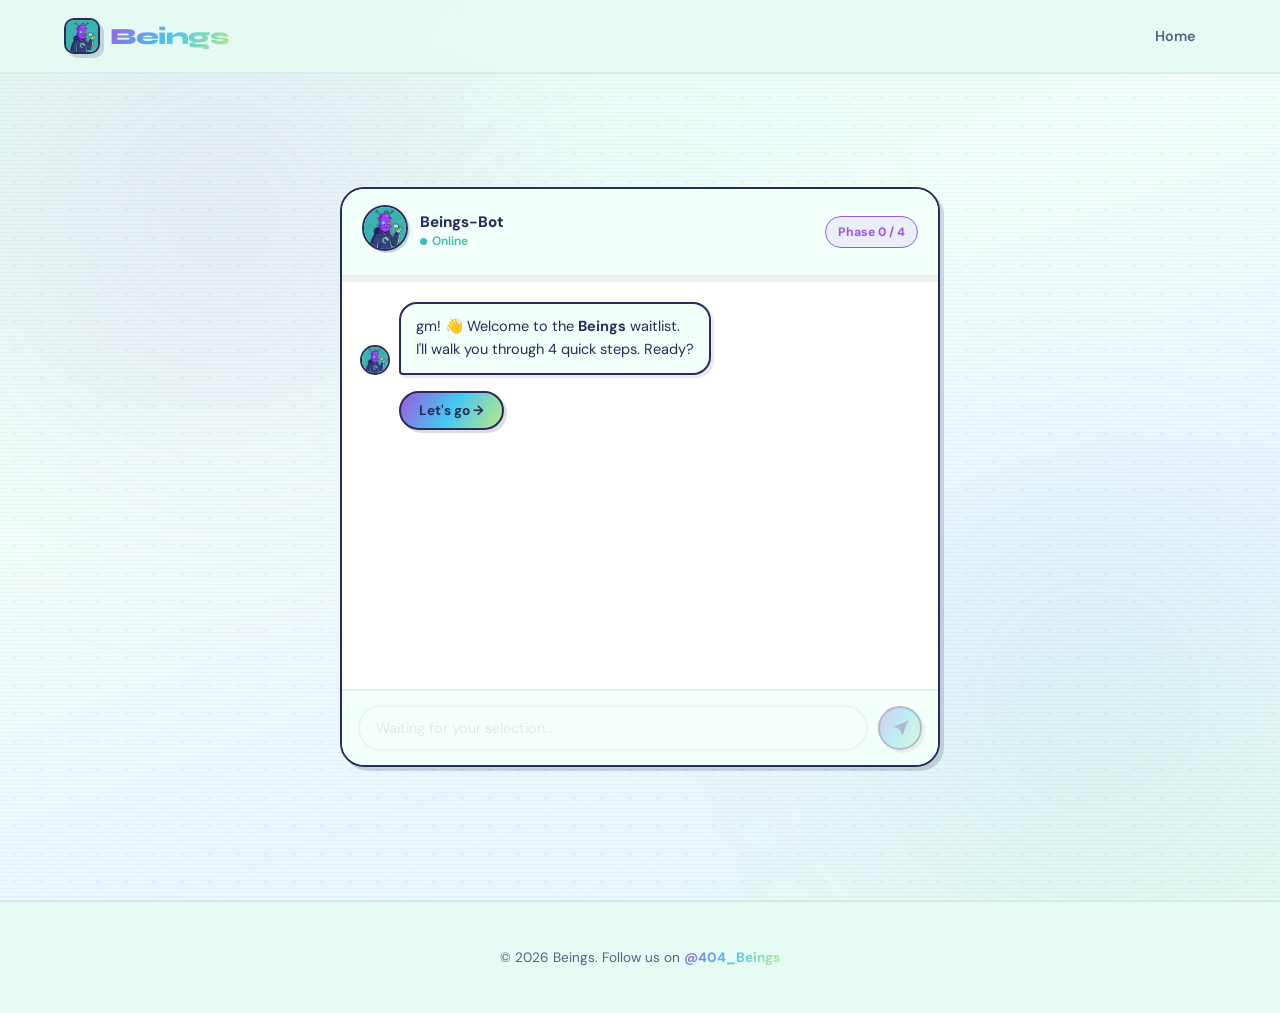
<file: waitlist.html>
<!DOCTYPE html>
<html lang="en">
<head>
  <meta charset="UTF-8">
  <meta name="viewport" content="width=device-width, initial-scale=1.0">
  <meta name="description" content="Apply to the Beings waitlist — complete tasks to secure your spot.">
  <title>Apply — Beings Waitlist</title>
  <link rel="preconnect" href="https://fonts.googleapis.com">
  <link rel="preconnect" href="https://fonts.gstatic.com" crossorigin>
  <link href="https://fonts.googleapis.com/css2?family=DM+Sans:ital,opsz,wght@0,9..40,400;0,9..40,500;0,9..40,600;0,9..40,700;1,9..40,400&family=Syne:wght@400;600;700;800&display=swap" rel="stylesheet">
  <link rel="icon" type="image/png" href="img/img1 (1).png">
  <link rel="stylesheet" href="styles.css">
</head>
<body>
  <div class="bg-base"></div>
  <div class="bg-aurora" aria-hidden="true">
    <div class="aurora-blob aurora-blob--1"></div>
    <div class="aurora-blob aurora-blob--2"></div>
    <div class="aurora-blob aurora-blob--3"></div>
  </div>
  <div class="bg-grid"></div>
  <div class="bg-grain"></div>

  <header class="site-header">
    <div class="container">
      <a href="index.html" class="logo">
        <span class="logo-mark"><img src="img/img1 (1).png" alt="Beings logo"></span>
        <span class="logo-text">Beings</span>
      </a>
      <a href="index.html" class="nav-link">Home</a>
    </div>
  </header>

  <main class="waitlist-page">

    <!-- ── Chat Interface ── -->
    <section class="chat-wrapper" id="chatWrapper">
      <div class="chat-window" id="chatWindow">

        <!-- Header -->
        <div class="chat-header">
          <div class="bot-avatar-wrap">
            <img src="" id="botAvatarImg" alt="Your Being" class="bot-avatar-img">
          </div>
          <div class="chat-header-info">
            <span class="bot-name">Beings-Bot</span>
            <span class="bot-online">
              <span class="online-dot"></span>Online
            </span>
          </div>
          <div class="chat-phase-badge" id="chatPhase">Phase 0 / 4</div>
        </div>

        <!-- Progress -->
        <div class="chat-progress-track">
          <div class="chat-progress-fill" id="chatProgressFill" style="width:0%"></div>
        </div>

        <!-- Messages -->
        <div class="chat-messages" id="chatMessages"></div>

        <!-- Input bar -->
        <div class="chat-input-bar" id="chatInputBar">
          <input
            type="text"
            id="chatInput"
            class="chat-text-input"
            placeholder="Waiting for your selection…"
            autocomplete="off"
            spellcheck="false"
            disabled
          >
          <button id="chatSend" class="chat-send-btn" aria-label="Send" disabled>
            <svg viewBox="0 0 24 24" fill="none" stroke="currentColor" stroke-width="2.5" stroke-linecap="round" stroke-linejoin="round">
              <line x1="22" y1="2" x2="11" y2="13"/>
              <polygon points="22 2 15 22 11 13 2 9 22 2" fill="currentColor" stroke="none"/>
            </svg>
          </button>
        </div>

      </div>
    </section>

  </main>

  <footer class="site-footer">
    <div class="container">
      <p>&copy; 2026 Beings. Follow us on <a href="https://x.com/404_Beings" target="_blank" rel="noopener">@404_Beings</a></p>
    </div>
  </footer>

  <script src="script.js"></script>
</body>
</html>
</file>
<file: styles.css>
/* ============================================
   Beings — Friendly Light Theme
   ============================================ */

:root {
  --bg: #E6FBF3;
  --surface: #FFFFFF;
  --surface-2: #F2FFFA;
  --teal: #46B8A6;
  --purple: #9D5BE0;
  --pink: #F0407A;
  --lime: #BBE986;
  --cyan: #45C8F0;
  --navy: #282B5C;
  --brand-gradient: linear-gradient(120deg, #9D5BE0, #45C8F0, #BBE986);
  --sticker-shadow: 4px 4px 0 rgba(40,43,92,0.18);
  --sticker-hover: 6px 6px 0 rgba(40,43,92,0.22);
  --sticker-press: 1px 1px 0 rgba(40,43,92,0.18);
  --outline: 2.5px solid #282B5C;
  --radius: 20px;
  --radius-sm: 14px;
  --radius-pill: 100px;
  --spring: cubic-bezier(0.34, 1.56, 0.64, 1);
  --ease: cubic-bezier(0.4, 0, 0.2, 1);
  --font-display: "Syne", sans-serif;
  --font-body: "DM Sans", sans-serif;
  --text: #282B5C;
  --text-muted: #5a5e87;
  --border: rgba(40,43,92,0.1);
  --success: #46B8A6;
  --error: #F0407A;
}

/* ── Reset ── */
*, *::before, *::after { box-sizing: border-box; margin: 0; padding: 0; }
html { scroll-behavior: smooth; }
body {
  font-family: var(--font-body);
  background: var(--bg);
  color: var(--text);
  line-height: 1.7;
  overflow-x: hidden;
  min-height: 100vh;
  -webkit-font-smoothing: antialiased;
}

/* ── Background ── */
.bg-base {
  position: fixed; inset: 0; z-index: -4;
  background: linear-gradient(160deg, #E6FBF3 0%, #F2FFFA 40%, #EBF5FF 70%, #E6FBF3 100%);
}

.bg-aurora {
  position: fixed; inset: 0; z-index: -3; overflow: hidden; pointer-events: none;
}

.aurora-blob {
  position: absolute; border-radius: 50%; filter: blur(100px);
}

.aurora-blob--1 {
  width: 55vw; height: 55vw; max-width: 700px; max-height: 700px;
  top: -15%; left: -10%;
  background: radial-gradient(circle, rgba(157,91,224,0.14) 0%, transparent 70%);
  animation: auroraDrift1 22s ease-in-out infinite;
}

.aurora-blob--2 {
  width: 45vw; height: 45vw; max-width: 600px; max-height: 600px;
  bottom: -10%; right: -8%;
  background: radial-gradient(circle, rgba(70,184,166,0.14) 0%, transparent 70%);
  animation: auroraDrift2 18s ease-in-out infinite;
}

.aurora-blob--3 {
  width: 35vw; height: 35vw; max-width: 500px; max-height: 500px;
  top: 40%; left: 50%; transform: translate(-50%, -50%);
  background: radial-gradient(circle, rgba(69,200,240,0.12) 0%, transparent 70%);
  animation: auroraDrift3 25s ease-in-out infinite;
}

@keyframes auroraDrift1 {
  0%, 100% { transform: translate(0, 0) scale(1); }
  33%       { transform: translate(8vw, 6vh) scale(1.08); }
  66%       { transform: translate(-4vw, 10vh) scale(0.95); }
}
@keyframes auroraDrift2 {
  0%, 100% { transform: translate(0, 0) scale(1); }
  50%      { transform: translate(-10vw, -8vh) scale(1.1); }
}
@keyframes auroraDrift3 {
  0%, 100% { transform: translate(-50%, -50%) scale(1); }
  40%      { transform: translate(-45%, -55%) scale(1.12); }
  70%      { transform: translate(-55%, -48%) scale(0.92); }
}

/* Dot grid */
.bg-grid {
  position: fixed; inset: 0; z-index: -2; pointer-events: none;
  background-image: radial-gradient(circle, rgba(40,43,92,0.07) 1px, transparent 1px);
  background-size: 28px 28px;
}

/* Scanline texture (was .bg-grain) */
.bg-grain {
  position: fixed; inset: 0; z-index: -1; pointer-events: none;
  background-image: repeating-linear-gradient(
    0deg,
    transparent,
    transparent 3px,
    rgba(40,43,92,0.028) 3px,
    rgba(40,43,92,0.028) 4px
  );
}

/* ── Scroll Reveal ── */
.reveal {
  opacity: 0; transform: translateY(28px);
  transition: opacity 0.6s var(--ease), transform 0.7s var(--spring);
}
.reveal.revealed { opacity: 1; transform: translateY(0); }

.reveal-stagger > * {
  opacity: 0; transform: translateY(28px);
  transition: opacity 0.6s var(--ease), transform 0.7s var(--spring);
}
.reveal-stagger > *.revealed { opacity: 1; transform: translateY(0); }

/* ── Page Transition ── */
.page-transition {
  position: fixed; inset: 0; background: var(--surface); z-index: 9999;
  display: flex; align-items: center; justify-content: center;
  opacity: 0; pointer-events: none; transition: opacity 0.45s var(--ease);
}
.page-transition.active { opacity: 1; pointer-events: all; }
.page-transition .loader {
  width: 44px; height: 44px;
  border: 3px solid rgba(157,91,224,0.2);
  border-top-color: var(--purple);
  border-radius: 50%;
  animation: spin 0.8s linear infinite;
}
@keyframes spin { to { transform: rotate(360deg); } }

/* ── Layout ── */
.container { width: 100%; max-width: 1200px; margin: 0 auto; padding: 0 24px; }

/* ── Header ── */
.site-header {
  position: fixed; top: 0; left: 0; right: 0; z-index: 100;
  padding: 14px 0;
  background: rgba(230,251,243,0.9);
  backdrop-filter: blur(20px);
  -webkit-backdrop-filter: blur(20px);
  border-bottom: 2px solid rgba(40,43,92,0.07);
}
.site-header .container { display: flex; align-items: center; justify-content: space-between; }

.logo {
  font-family: var(--font-display);
  font-size: 1.45rem; font-weight: 800; letter-spacing: -0.02em;
  text-decoration: none; color: var(--navy);
  display: flex; align-items: center; gap: 10px;
}
.logo-mark {
  width: 36px; height: 36px;
  background: var(--brand-gradient);
  border: 2.5px solid var(--navy);
  border-radius: 10px;
  display: flex; align-items: center; justify-content: center;
  overflow: hidden;
  box-shadow: var(--sticker-shadow);
  transition: transform 0.18s var(--spring), box-shadow 0.18s;
  flex-shrink: 0;
}
.logo-mark img {
  width: 100%; height: 100%; object-fit: cover; display: block;
}

.logo:hover .logo-mark {
  transform: translate(-2px, -2px);
  box-shadow: var(--sticker-hover);
}
.logo-text {
  background: var(--brand-gradient);
  -webkit-background-clip: text;
  -webkit-text-fill-color: transparent;
  background-clip: text;
}

.nav-link {
  color: var(--text-muted); text-decoration: none;
  font-size: 0.9rem; font-weight: 600;
  padding: 8px 18px;
  border: 2px solid transparent; border-radius: var(--radius-pill);
  transition: all 0.2s var(--spring);
}
.nav-link:hover {
  color: var(--navy); border-color: var(--navy);
  background: rgba(40,43,92,0.05);
  transform: translateY(-1px);
}

/* ── Buttons ── */
.btn {
  display: inline-flex; align-items: center; justify-content: center; gap: 8px;
  padding: 14px 28px;
  font-family: var(--font-body); font-size: 0.95rem; font-weight: 700;
  border: var(--outline); border-radius: var(--radius-sm);
  cursor: pointer; text-decoration: none;
  transition: transform 0.15s var(--spring), box-shadow 0.15s;
  position: relative; overflow: hidden;
}
.btn-primary {
  background: var(--brand-gradient);
  color: var(--navy);
  box-shadow: var(--sticker-shadow);
}
.btn-primary:hover:not(:disabled) {
  transform: translate(-2px, -2px);
  box-shadow: var(--sticker-hover);
}
.btn-primary:active:not(:disabled) {
  transform: translate(2px, 2px);
  box-shadow: var(--sticker-press);
}
.btn-primary:disabled {
  background: rgba(40,43,92,0.08); color: rgba(40,43,92,0.35);
  cursor: not-allowed; box-shadow: none; border-color: rgba(40,43,92,0.12);
}
.btn-outline {
  background: var(--surface); color: var(--navy);
  box-shadow: var(--sticker-shadow);
}
.btn-outline:hover {
  transform: translate(-2px, -2px);
  box-shadow: var(--sticker-hover);
  background: var(--surface-2);
}
.btn-outline:active {
  transform: translate(2px, 2px);
  box-shadow: var(--sticker-press);
}
.btn-sm { padding: 10px 20px; font-size: 0.85rem; border-radius: var(--radius-sm); }
.btn-icon { width: 18px; height: 18px; flex-shrink: 0; }

/* ── Keyframes ── */
@keyframes fadeUp {
  from { opacity: 0; transform: translateY(28px); }
  to   { opacity: 1; transform: translateY(0); }
}
@keyframes fadeIn {
  from { opacity: 0; } to { opacity: 1; }
}
@keyframes dotPulse {
  0%, 100% { opacity: 1; transform: scale(1); }
  50%       { opacity: 0.45; transform: scale(0.75); }
}
@keyframes avatarBob {
  0%, 100% { transform: translateY(0) rotate(0deg); }
  30%       { transform: translateY(-9px) rotate(-1.5deg); }
  70%       { transform: translateY(-4px) rotate(1deg); }
}
@keyframes wiggle {
  0%, 100% { transform: rotate(0deg); }
  15%       { transform: rotate(-8deg); }
  35%       { transform: rotate(8deg); }
  55%       { transform: rotate(-5deg); }
  75%       { transform: rotate(5deg); }
}
@keyframes titleShimmer {
  0%, 100% { background-position: 0% center; }
  50%       { background-position: 100% center; }
}
@keyframes scrollBounce {
  0%, 100% { transform: rotate(45deg) translateY(0); opacity: 0.5; }
  50%       { transform: rotate(45deg) translateY(8px); opacity: 1; }
}
@keyframes bubblePop {
  0%   { transform: scale(0.65) translateY(12px); opacity: 0; }
  68%  { transform: scale(1.06) translateY(-3px); opacity: 1; }
  100% { transform: scale(1) translateY(0); opacity: 1; }
}
@keyframes quickReplySlide {
  from { opacity: 0; transform: translateY(10px); }
  to   { opacity: 1; transform: translateY(0); }
}
@keyframes typingBounce {
  0%, 60%, 100% { transform: translateY(0); opacity: 0.4; }
  30%            { transform: translateY(-9px); opacity: 1; }
}

/* ── Hero ── */
.hero {
  min-height: 100vh;
  display: flex; align-items: center;
  padding: 110px 24px 80px;
  position: relative; overflow: hidden;
}
.hero .container {
  display: grid;
  grid-template-columns: 1fr 1fr;
  gap: 56px; align-items: center;
  width: 100%;
}
.hero-content { max-width: 540px; }

.hero-badge {
  display: inline-flex; align-items: center; gap: 10px;
  padding: 9px 18px;
  background: var(--surface);
  border: var(--outline); border-radius: var(--radius-pill);
  font-size: 0.8rem; font-weight: 700; letter-spacing: 0.04em;
  color: var(--purple);
  margin-bottom: 30px;
  box-shadow: var(--sticker-shadow);
  animation: fadeUp 0.7s var(--spring) both;
}
.hero-badge .dot {
  width: 8px; height: 8px; background: var(--teal); border-radius: 50%;
  animation: dotPulse 2.5s ease infinite;
}

.hero-title-wrap {
  margin-bottom: 22px;
  animation: fadeUp 0.7s 0.1s var(--spring) both;
}
.hero-title {
  font-family: var(--font-display);
  font-size: clamp(2.8rem, 7vw, 5.5rem);
  font-weight: 800; letter-spacing: -0.04em; line-height: 0.9;
  background: linear-gradient(120deg, #9D5BE0 0%, #45C8F0 40%, #BBE986 70%, #9D5BE0 100%);
  background-size: 200% auto;
  -webkit-background-clip: text;
  -webkit-text-fill-color: transparent;
  background-clip: text;
  animation: titleShimmer 5s ease-in-out infinite;
}

.hero-tagline {
  font-size: clamp(1rem, 2vw, 1.2rem);
  color: var(--text-muted); max-width: 460px; line-height: 1.8;
  margin-bottom: 44px;
  animation: fadeUp 0.7s 0.2s var(--spring) both;
}
.hero-cta { animation: fadeUp 0.7s 0.3s var(--spring) both; }

.hero-art {
  display: flex; align-items: center; justify-content: center;
  position: relative;
  animation: fadeUp 0.8s 0.15s var(--spring) both;
}
.hero-art-img {
  width: 100%; max-width: 460px;
  animation: avatarBob 4s ease-in-out infinite;
  filter: drop-shadow(0 24px 48px rgba(157,91,224,0.22));
  border-radius: 20px;
}
.hero-art-glow {
  position: absolute; inset: -30px;
  background: radial-gradient(circle at 50% 60%,
    rgba(70,184,166,0.18) 0%, rgba(157,91,224,0.1) 50%, transparent 70%);
  filter: blur(40px); z-index: -1; pointer-events: none;
}

.hero-scroll {
  position: absolute; bottom: 40px; left: 50%; transform: translateX(-50%);
  display: flex; flex-direction: column; align-items: center; gap: 10px;
  color: var(--text-muted); font-size: 0.7rem; font-weight: 700;
  letter-spacing: 0.14em; text-transform: uppercase;
  animation: fadeUp 0.7s 0.5s var(--spring) both;
}
.hero-scroll .arrow {
  width: 18px; height: 18px;
  border-right: 2.5px solid var(--teal); border-bottom: 2.5px solid var(--teal);
  transform: rotate(45deg);
  animation: scrollBounce 2.5s ease-in-out infinite;
}

/* ── Sections ── */
.gallery-section { padding: 80px 0 100px; }
.section-header { text-align: center; margin-bottom: 60px; }
.section-label {
  font-size: 0.75rem; font-weight: 700; letter-spacing: 0.18em; text-transform: uppercase;
  background: var(--brand-gradient);
  -webkit-background-clip: text; -webkit-text-fill-color: transparent; background-clip: text;
  margin-bottom: 12px;
}
.section-title {
  font-family: var(--font-display);
  font-size: clamp(1.8rem, 4.5vw, 2.8rem);
  font-weight: 800; letter-spacing: -0.03em; color: var(--text);
}
.section-desc {
  color: var(--text-muted); margin-top: 14px;
  max-width: 500px; margin-left: auto; margin-right: auto; line-height: 1.75;
}

/* ── Gallery ── */
.gallery-grid {
  display: grid;
  grid-template-columns: repeat(auto-fill, minmax(280px, 1fr));
  gap: 20px;
}
.gallery-item {
  position: relative; border-radius: var(--radius); overflow: hidden;
  cursor: pointer; aspect-ratio: 1;
  border: var(--outline); background: var(--surface);
  transition: transform 0.2s var(--spring), box-shadow 0.2s;
  box-shadow: var(--sticker-shadow);
}
.gallery-item:nth-child(1) { grid-column: span 2; grid-row: span 2; aspect-ratio: auto; }
.gallery-item:hover {
  transform: translate(-3px, -3px);
  box-shadow: var(--sticker-hover);
}
.gallery-item:active {
  transform: translate(1px, 1px);
  box-shadow: var(--sticker-press);
}
.gallery-item img {
  width: 100%; height: 100%; object-fit: cover; display: block;
  transition: transform 0.5s var(--ease);
}
.gallery-item:hover img { transform: scale(1.05); }
.gallery-overlay {
  position: absolute; inset: 0;
  background: linear-gradient(to top, rgba(40,43,92,0.5) 0%, transparent 55%);
  opacity: 0; transition: opacity 0.3s var(--ease);
  display: flex; align-items: flex-end; padding: 20px;
}
.gallery-item:hover .gallery-overlay { opacity: 1; }
.gallery-overlay span { font-size: 0.85rem; font-weight: 600; color: #fff; }

/* ── CTA Banner ── */
.cta-banner { padding: 48px 0 80px; }
.cta-card {
  background: var(--surface); border: var(--outline); border-radius: 24px;
  padding: 64px 48px; text-align: center;
  position: relative; overflow: hidden;
  box-shadow: var(--sticker-shadow);
  transition: transform 0.2s var(--spring), box-shadow 0.2s;
}
.cta-card:hover {
  transform: translate(-3px, -3px);
  box-shadow: var(--sticker-hover);
}
.cta-card::before {
  content: ""; position: absolute; top: -30%; right: -10%;
  width: 350px; height: 350px;
  background: radial-gradient(circle, rgba(157,91,224,0.08), transparent 65%);
  pointer-events: none;
}
.cta-card::after {
  content: ""; position: absolute; bottom: -20%; left: -8%;
  width: 280px; height: 280px;
  background: radial-gradient(circle, rgba(70,184,166,0.08), transparent 65%);
  pointer-events: none;
}
.cta-card h2 {
  font-family: var(--font-display);
  font-size: clamp(1.6rem, 3.5vw, 2.4rem);
  font-weight: 800; margin-bottom: 16px; letter-spacing: -0.02em; position: relative;
}
.cta-card p {
  color: var(--text-muted); margin-bottom: 32px;
  max-width: 460px; margin-left: auto; margin-right: auto;
  line-height: 1.75; position: relative;
}

/* ── Footer ── */
.site-footer {
  padding: 44px 0; border-top: 2px solid rgba(40,43,92,0.08); text-align: center;
}
.site-footer p { color: var(--text-muted); font-size: 0.85rem; }
.site-footer a {
  background: var(--brand-gradient);
  -webkit-background-clip: text; -webkit-text-fill-color: transparent; background-clip: text;
  text-decoration: none; font-weight: 700;
}
.site-footer a:hover { opacity: 0.8; }

/* ── Lightbox ── */
.lightbox {
  position: fixed; inset: 0; z-index: 1000;
  background: rgba(40,43,92,0.65);
  backdrop-filter: blur(16px); -webkit-backdrop-filter: blur(16px);
  display: flex; align-items: center; justify-content: center;
  opacity: 0; pointer-events: none; transition: opacity 0.4s var(--ease); padding: 24px;
}
.lightbox.active { opacity: 1; pointer-events: all; }
.lightbox img {
  max-width: 90vw; max-height: 85vh; object-fit: contain;
  border-radius: var(--radius); border: var(--outline);
  box-shadow: 8px 8px 0 rgba(40,43,92,0.3);
  transform: scale(0.9); transition: transform 0.4s var(--spring);
}
.lightbox.active img { transform: scale(1); }
.lightbox-close, .lightbox-nav {
  position: absolute; width: 48px; height: 48px;
  background: var(--surface); border: var(--outline); border-radius: 50%;
  color: var(--navy); font-size: 1.4rem; cursor: pointer;
  display: flex; align-items: center; justify-content: center;
  box-shadow: var(--sticker-shadow);
  transition: transform 0.15s var(--spring), box-shadow 0.15s;
}
.lightbox-close:hover, .lightbox-nav:hover {
  transform: translate(-2px, -2px);
  box-shadow: var(--sticker-hover);
}
.lightbox-nav:hover { transform: translate(-2px, calc(-50% - 2px)); }
.lightbox-close { top: 24px; right: 24px; }
.lightbox-nav { top: 50%; transform: translateY(-50%); }
.lightbox-prev { left: 24px; }
.lightbox-next { right: 24px; }


/* ============================================
   Waitlist Chat Page
   ============================================ */

.waitlist-page {
  min-height: 100vh;
  padding-top: 70px;
  display: flex; flex-direction: column;
}

/* ── Being Picker ── */
.being-picker {
  flex: 1;
  display: flex; flex-direction: column;
  align-items: center; justify-content: center;
  padding: 48px 24px;
  animation: fadeIn 0.5s var(--ease) both;
}

.picker-header { text-align: center; margin-bottom: 40px; }
.picker-header h1 {
  font-family: var(--font-display);
  font-size: clamp(2rem, 5vw, 3rem);
  font-weight: 800; letter-spacing: -0.03em; margin-bottom: 12px;
  background: var(--brand-gradient);
  -webkit-background-clip: text; -webkit-text-fill-color: transparent; background-clip: text;
}
.picker-header p { color: var(--text-muted); font-size: 1.05rem; }

.being-grid {
  display: grid; grid-template-columns: repeat(3, 1fr);
  gap: 18px; max-width: 600px; width: 100%;
}

.being-card {
  background: var(--surface); border: var(--outline); border-radius: var(--radius);
  padding: 14px; cursor: pointer; text-align: center;
  box-shadow: var(--sticker-shadow);
  transition: transform 0.2s var(--spring), box-shadow 0.2s, border-color 0.15s;
  animation: fadeUp 0.45s var(--spring) both;
}
.being-card:nth-child(2) { animation-delay: 0.06s; }
.being-card:nth-child(3) { animation-delay: 0.12s; }
.being-card:nth-child(4) { animation-delay: 0.18s; }
.being-card:nth-child(5) { animation-delay: 0.24s; }
.being-card:nth-child(6) { animation-delay: 0.30s; }
.being-card:hover {
  transform: translate(-3px, -3px) scale(1.02);
  box-shadow: var(--sticker-hover);
}
.being-card:active {
  transform: translate(1px, 1px) scale(0.98);
  box-shadow: var(--sticker-press);
}
.being-card img {
  width: 100%; aspect-ratio: 1; object-fit: cover;
  border-radius: 12px; display: block; margin-bottom: 10px;
  border: 2px solid rgba(40,43,92,0.08);
}
.being-card span {
  font-size: 0.78rem; font-weight: 700; color: var(--text-muted); letter-spacing: 0.04em;
}
.being-card.selected {
  border-color: var(--purple);
  box-shadow: 4px 4px 0 var(--purple);
  background: rgba(157,91,224,0.04);
}

/* ── Chat Wrapper ── */
.chat-wrapper {
  flex: 1;
  display: flex; flex-direction: column;
  align-items: center; justify-content: center;
  padding: 16px 16px 32px;
  animation: fadeIn 0.45s var(--ease) both;
}

/* ── Chat Window ── */
.chat-window {
  width: 100%; max-width: 600px;
  background: var(--surface); border: var(--outline); border-radius: 24px;
  box-shadow: var(--sticker-shadow);
  display: flex; flex-direction: column;
  min-height: 580px; max-height: calc(100vh - 130px);
  overflow: hidden;
}

/* ── Chat Header ── */
.chat-header {
  display: flex; align-items: center; gap: 12px;
  padding: 16px 20px;
  background: var(--surface-2);
  border-bottom: 2px solid rgba(40,43,92,0.07);
  flex-shrink: 0;
}

.bot-avatar-wrap { position: relative; flex-shrink: 0; }
.bot-avatar-img {
  width: 46px; height: 46px; border-radius: 50%;
  object-fit: cover; border: 2.5px solid var(--navy);
  box-shadow: 2px 2px 0 rgba(40,43,92,0.2);
  animation: avatarBob 4s ease-in-out infinite;
  cursor: default;
}
.bot-avatar-img:hover { animation: wiggle 0.55s ease forwards; }

.chat-header-info { flex: 1; min-width: 0; }
.bot-name { display: block; font-weight: 800; font-size: 0.95rem; color: var(--navy); line-height: 1.2; }
.bot-online {
  display: flex; align-items: center; gap: 5px;
  font-size: 0.75rem; font-weight: 600; color: var(--teal);
}
.online-dot {
  width: 7px; height: 7px; background: var(--teal); border-radius: 50%;
  display: inline-block; animation: dotPulse 2s ease infinite;
}

.chat-phase-badge {
  font-size: 0.76rem; font-weight: 800; color: var(--purple);
  background: rgba(157,91,224,0.1);
  border: 1.5px solid var(--purple); border-radius: var(--radius-pill);
  padding: 5px 12px; white-space: nowrap; flex-shrink: 0;
  transition: all 0.3s var(--spring);
}
.chat-phase-badge.complete {
  color: var(--teal); background: rgba(70,184,166,0.1); border-color: var(--teal);
}

/* ── Progress Bar ── */
.chat-progress-track {
  height: 5px; background: rgba(40,43,92,0.07); flex-shrink: 0;
}
.chat-progress-fill {
  height: 100%; background: var(--brand-gradient);
  transition: width 0.55s var(--spring);
}

/* ── Messages ── */
.chat-messages {
  flex: 1; overflow-y: auto;
  padding: 20px 18px;
  display: flex; flex-direction: column; gap: 10px;
  scroll-behavior: smooth;
}
.chat-messages::-webkit-scrollbar { width: 4px; }
.chat-messages::-webkit-scrollbar-thumb {
  background: rgba(40,43,92,0.12); border-radius: 10px;
}

.chat-msg {
  display: flex; gap: 9px;
  animation: bubblePop 0.32s var(--spring) both;
}
.chat-msg.bot { align-self: flex-start; max-width: 88%; }
.chat-msg.user { align-self: flex-end; flex-direction: row-reverse; max-width: 88%; }

.msg-avatar {
  width: 30px; height: 30px; border-radius: 50%;
  object-fit: cover; flex-shrink: 0;
  border: 2px solid var(--navy); align-self: flex-end;
}

.msg-bubble {
  padding: 11px 15px;
  border: 2px solid var(--navy);
  font-size: 0.91rem; line-height: 1.6; position: relative;
}
.chat-msg.bot .msg-bubble {
  background: var(--surface-2); color: var(--text);
  border-radius: 18px 18px 18px 4px;
  box-shadow: 3px 3px 0 rgba(40,43,92,0.1);
}
.chat-msg.user .msg-bubble {
  background: linear-gradient(135deg, var(--purple), var(--cyan));
  color: #fff; border-color: var(--navy);
  border-radius: 18px 18px 4px 18px;
  box-shadow: 3px 3px 0 rgba(40,43,92,0.18);
  word-break: break-all;
}

/* ── Typing Indicator ── */
.typing-indicator {
  display: flex; align-items: center; gap: 5px;
  padding: 13px 16px;
}
.typing-dot {
  width: 8px; height: 8px; border-radius: 50%; background: var(--text-muted);
  animation: typingBounce 1.3s ease-in-out infinite;
}
.typing-dot:nth-child(2) { animation-delay: 0.18s; }
.typing-dot:nth-child(3) { animation-delay: 0.36s; }

/* ── Quick Replies ── */
.quick-replies {
  display: flex; flex-wrap: wrap; gap: 8px;
  padding-left: 39px; margin-top: 6px;
  animation: fadeIn 0.3s var(--ease) both;
}
.quick-reply-btn {
  padding: 9px 18px;
  font-family: var(--font-body); font-size: 0.85rem; font-weight: 700;
  color: var(--navy); background: var(--surface);
  border: 2px solid var(--navy); border-radius: var(--radius-pill);
  cursor: pointer;
  box-shadow: 3px 3px 0 rgba(40,43,92,0.16);
  transition: transform 0.14s var(--spring), box-shadow 0.14s;
  animation: quickReplySlide 0.3s var(--spring) both;
}
.quick-reply-btn:nth-child(2) { animation-delay: 0.07s; }
.quick-reply-btn:nth-child(3) { animation-delay: 0.14s; }
.quick-reply-btn:hover {
  transform: translate(-2px, -2px);
  box-shadow: 5px 5px 0 rgba(40,43,92,0.16);
}
.quick-reply-btn:active {
  transform: translate(1px, 1px);
  box-shadow: 1px 1px 0 rgba(40,43,92,0.16);
}
.quick-reply-btn.accent { background: var(--brand-gradient); }
.quick-reply-btn.done  { background: var(--teal); color: #fff; border-color: var(--navy); }
.quick-reply-btn.link  { color: var(--purple); border-color: var(--purple); }

.copy-btn {
  padding: 6px 13px; font-size: 0.75rem; font-weight: 700;
  background: rgba(40,43,92,0.05); color: var(--text-muted);
  border: 1.5px solid rgba(40,43,92,0.15); border-radius: var(--radius-pill);
  cursor: pointer; transition: all 0.15s var(--spring);
}
.copy-btn:hover { background: rgba(40,43,92,0.1); color: var(--navy); transform: scale(1.04); }
.copy-btn.copied { background: var(--lime); border-color: var(--navy); color: var(--navy); }

/* ── Input Bar ── */
.chat-input-bar {
  display: flex; gap: 10px; align-items: center;
  padding: 14px 16px;
  background: var(--surface-2); border-top: 2px solid rgba(40,43,92,0.07);
  flex-shrink: 0;
}
.chat-text-input {
  flex: 1; padding: 12px 16px;
  background: var(--surface); border: 2px solid rgba(40,43,92,0.14);
  border-radius: var(--radius-pill);
  font-family: var(--font-body); font-size: 0.9rem; color: var(--text);
  outline: none; transition: border-color 0.2s var(--ease);
}
.chat-text-input::placeholder { color: rgba(40,43,92,0.3); }
.chat-text-input:focus { border-color: var(--purple); }
.chat-text-input.invalid { border-color: var(--pink); }
.chat-text-input.valid   { border-color: var(--teal); }
.chat-text-input:disabled { opacity: 0.38; cursor: not-allowed; }

.chat-send-btn {
  width: 44px; height: 44px; flex-shrink: 0;
  background: var(--brand-gradient); border: 2.5px solid var(--navy); border-radius: 50%;
  cursor: pointer; color: var(--navy);
  display: flex; align-items: center; justify-content: center;
  box-shadow: 3px 3px 0 rgba(40,43,92,0.2);
  transition: transform 0.14s var(--spring), box-shadow 0.14s;
}
.chat-send-btn:hover:not(:disabled) {
  transform: translate(-2px, -2px);
  box-shadow: 5px 5px 0 rgba(40,43,92,0.2);
}
.chat-send-btn:active:not(:disabled) {
  transform: translate(1px, 1px);
  box-shadow: 1px 1px 0 rgba(40,43,92,0.2);
}
.chat-send-btn:disabled { opacity: 0.32; cursor: not-allowed; }
.chat-send-btn svg { width: 17px; height: 17px; }

/* ── Completion Card ── */
.completion-card {
  background: var(--surface-2); border: var(--outline); border-radius: var(--radius);
  padding: 22px; margin-top: 6px;
  box-shadow: var(--sticker-shadow);
  animation: bubblePop 0.4s var(--spring) both;
}
.completion-card h3 {
  font-family: var(--font-display); font-size: 1.05rem; font-weight: 800;
  margin-bottom: 14px;
  background: var(--brand-gradient);
  -webkit-background-clip: text; -webkit-text-fill-color: transparent; background-clip: text;
}
.completion-step {
  display: flex; align-items: center; gap: 10px;
  font-size: 0.88rem; font-weight: 600; color: var(--text-muted);
  padding: 7px 0; border-bottom: 1px solid rgba(40,43,92,0.06);
}
.completion-step:last-child { border-bottom: none; }
.step-check {
  width: 22px; height: 22px; border-radius: 50%;
  background: var(--teal); border: 2px solid var(--navy);
  display: flex; align-items: center; justify-content: center;
  flex-shrink: 0; color: #fff; font-size: 0.68rem; font-weight: 900;
}

/* ── Confetti ── */
#confettiCanvas {
  position: fixed; inset: 0; pointer-events: none; z-index: 9000;
}

/* ── Reduced Motion ── */
@media (prefers-reduced-motion: reduce) {
  html { scroll-behavior: auto; }
  *, *::before, *::after {
    animation-duration: 0.01ms !important;
    animation-iteration-count: 1 !important;
    transition-duration: 0.01ms !important;
  }
  .reveal { opacity: 1; transform: none; }
  .reveal-stagger > * { opacity: 1; transform: none; }
}

/* ── Responsive ── */
@media (max-width: 900px) {
  .hero .container { grid-template-columns: 1fr; text-align: center; gap: 36px; }
  .hero-content { max-width: 100%; margin: 0 auto; }
  .hero-tagline { margin-left: auto; margin-right: auto; }
  .hero-art { order: -1; }
  .hero-art-img { max-width: 280px; }
  .hero-cta { display: flex; justify-content: center; }
  .hero-badge { align-self: center; }
}

@media (max-width: 768px) {
  .gallery-item:nth-child(1) { grid-column: span 1; grid-row: span 1; aspect-ratio: 1; }
  .gallery-grid { grid-template-columns: repeat(auto-fill, minmax(150px, 1fr)); gap: 12px; }
  .cta-card { padding: 44px 24px; }
  .lightbox-nav { display: none; }
  .being-grid { gap: 12px; }
  .chat-window { min-height: 480px; max-height: calc(100vh - 100px); border-radius: 18px; }
  .quick-replies { padding-left: 0; }
  .chat-wrapper { padding: 8px 8px 20px; }
}

@media (max-width: 480px) {
  .hero { padding-top: 96px; }
  .btn { padding: 12px 22px; font-size: 0.9rem; }
  .being-grid { grid-template-columns: repeat(2, 1fr); gap: 10px; max-width: 360px; }
  .chat-messages { padding: 14px 12px; }
  .chat-header { padding: 12px 14px; }
}
</file>
